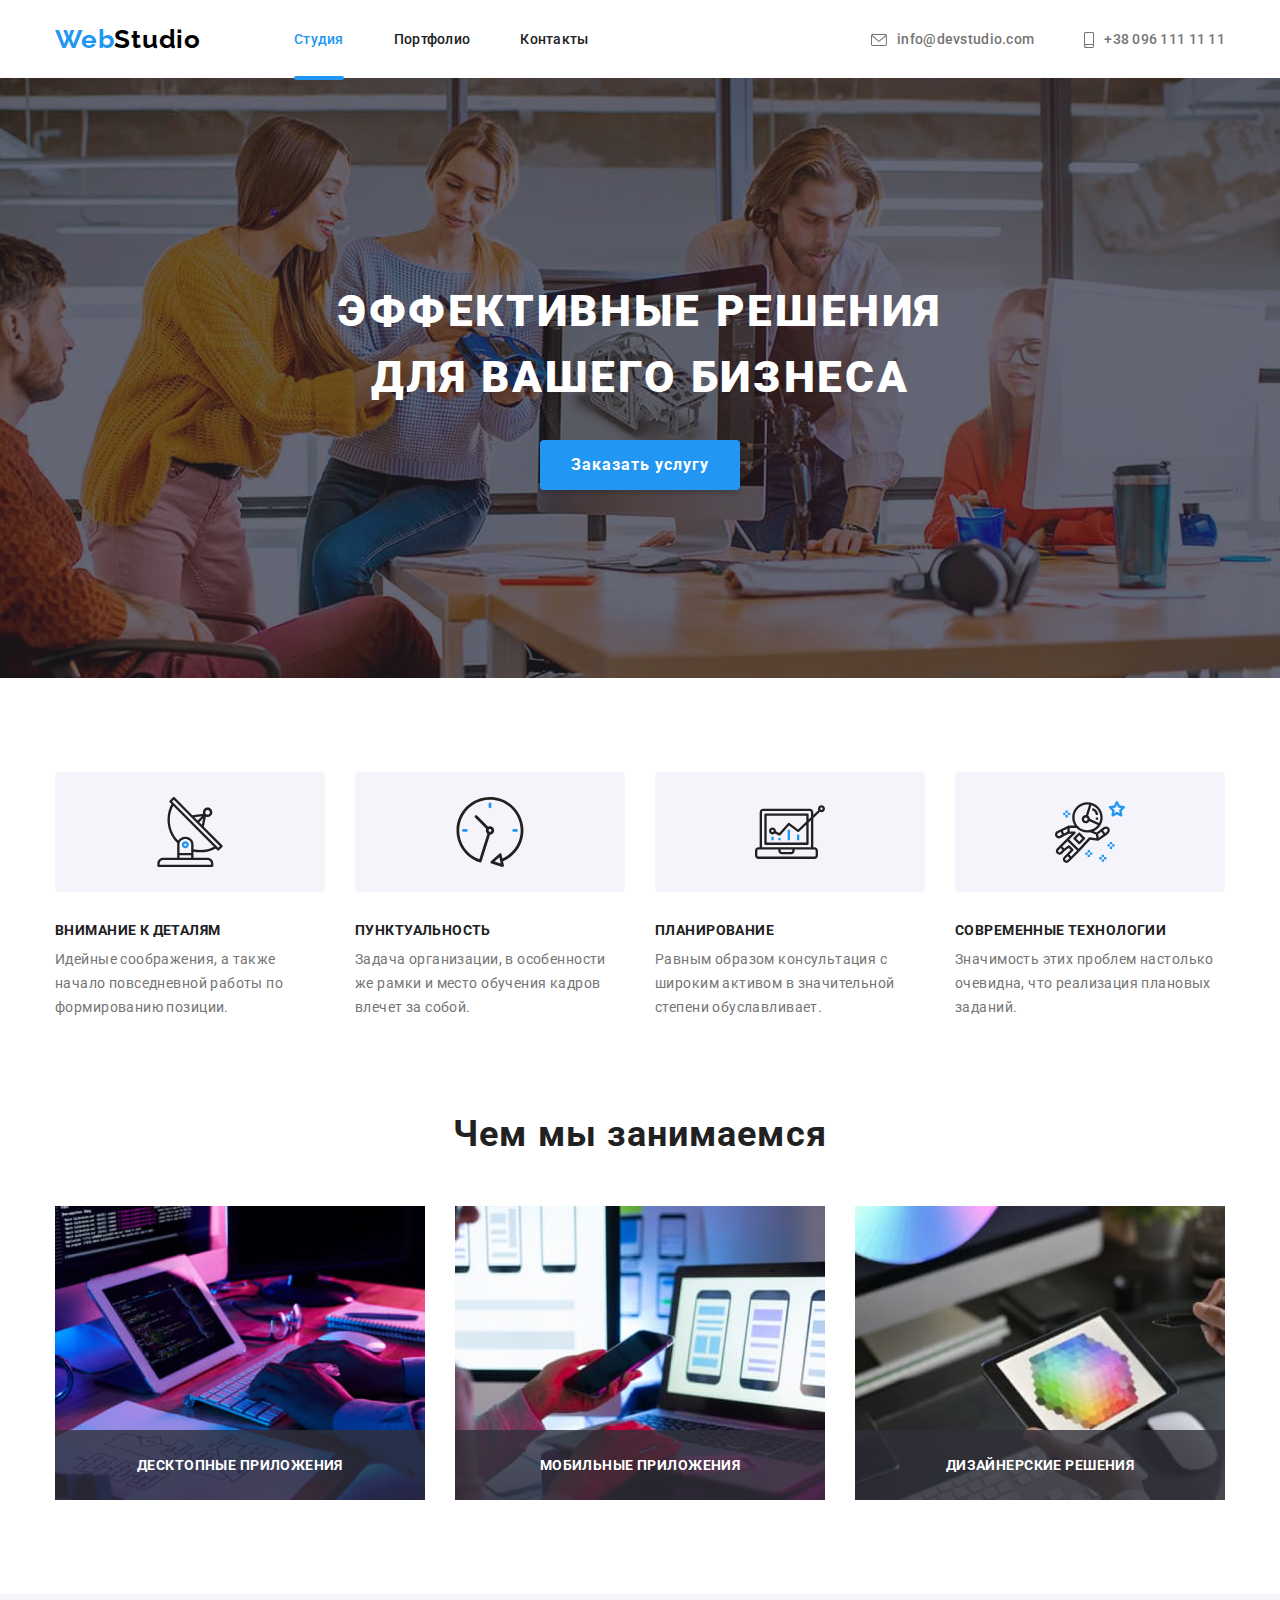
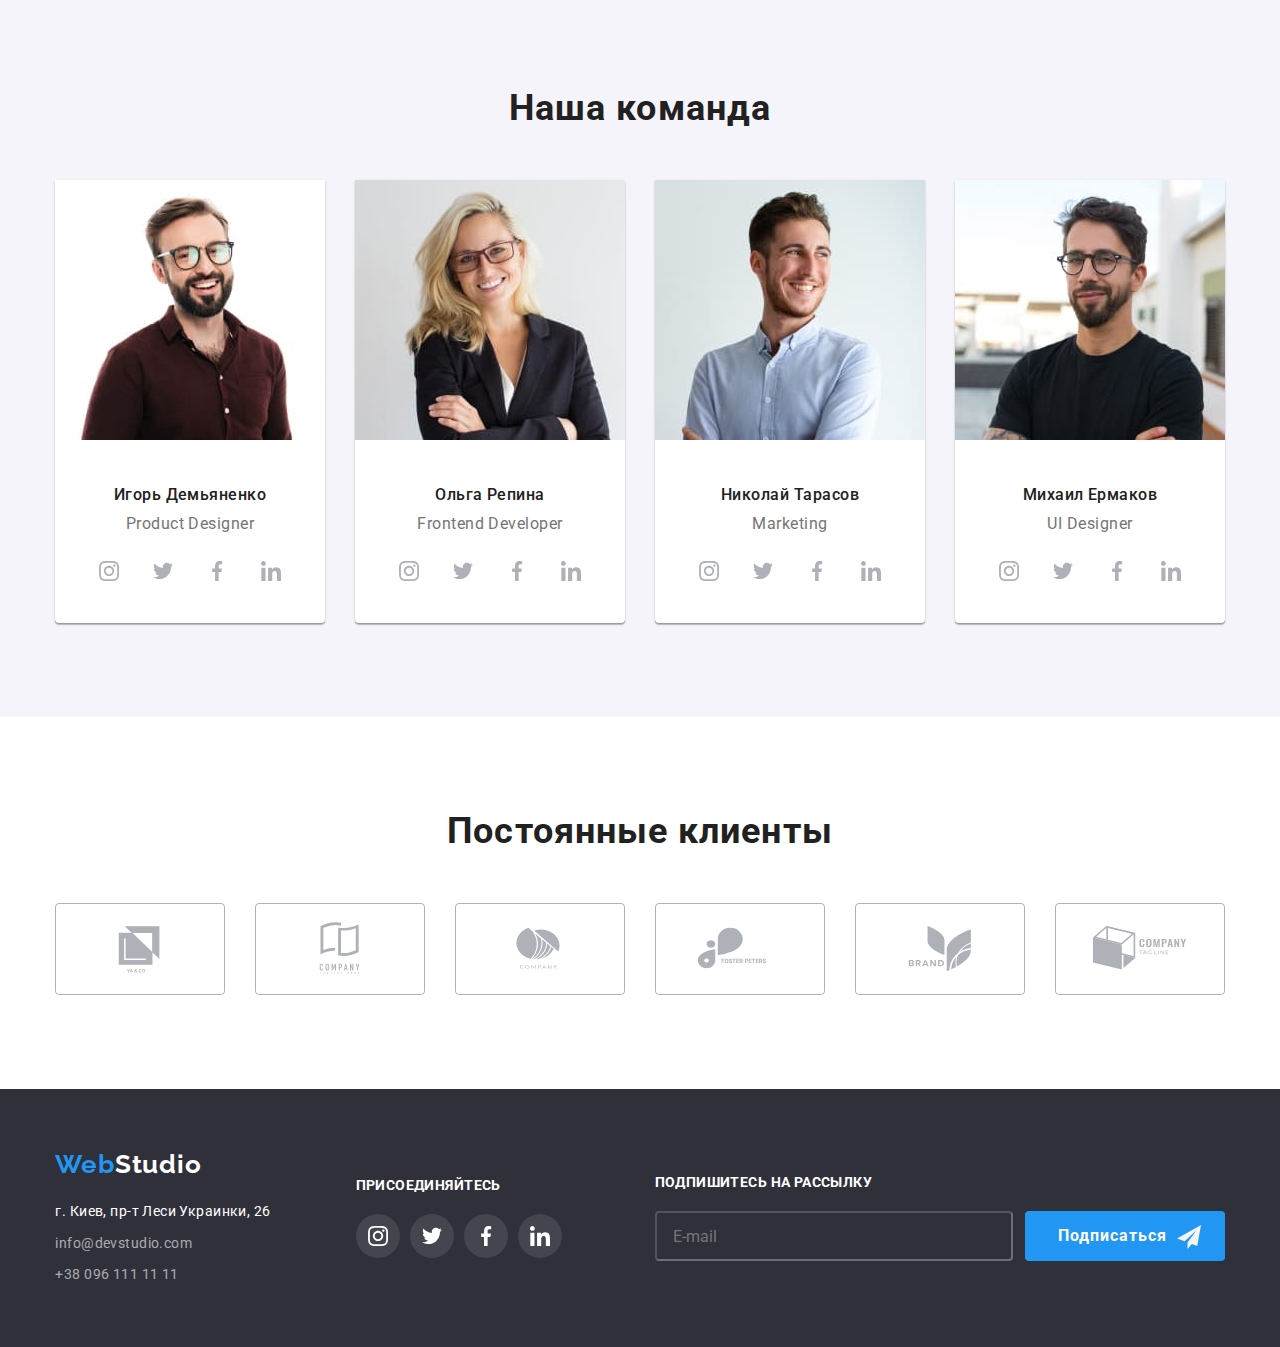
<file: index.html>
<!DOCTYPE html>
<html lang="en">
<head>
    <meta charset="UTF-8">
    <meta http-equiv="X-UA-Compatible" content="IE=edge">
    <meta name="viewport" content="width=device-width, initial-scale=1.0">
    <title>WebStudio</title>
    <link rel="preconnect" href="https://fonts.googleapis.com">
    <link rel="preconnect" href="https://fonts.gstatic.com" crossorigin>
    <link href="https://fonts.googleapis.com/css2?family=Roboto:wght@400;500;700;900&display=swap" rel="stylesheet">
    <link href="https://fonts.googleapis.com/css2?family=Raleway:wght@700&family=Roboto:wght@400;500;700;900&display=swap" rel="stylesheet">
    
    <link rel="stylesheet" href="https://cdnjs.cloudflare.com/ajax/libs/modern-normalize/1.1.0/modern-normalize.min.css">

    <link rel="stylesheet" href="css/main.min.css">
    
</head>
<body>
    <header >
        <div class="container">
            <div class="header-box"> 
                <nav class="nav-box">
                    <a href="./index.html" class="logo header-logo"> Web<span>Studio</span></a>
                    <ul class="nav-box__list">
                        <li class="nav-box__item"><a href="./index.html" class="nav-box__link current">Студия</a></li>
                        <li class="nav-box__item"><a href="./portfolio.html" class="nav-box__link">Портфолио</a></li>
                        <li class="nav-box__item"><a href="#" class="nav-box__link">Контакты</a></li>
                    </ul>
                </nav>
                    <ul class="contact-list">
                            <li class="contact-list__item">
                                <a href="mailto:info@devstudio.com" class="contact-list__link">
                                    <svg class="envelope">
                                        <use href="./images/symbol-defs.svg#icon-envelope"></use>
                                    </svg> 
                                        info@devstudio.com
                                </a>
                            </li>
                            <li class="contact-list__item">
                                <a href="tel:+380961111111" class="contact-list__link" >
                                    <svg class="smartphone">
                                        <use href="./images/symbol-defs.svg#icon-smartphone"></use>
                                    </svg>
                                        +38 096 111 11 11
                                </a>
                            </li>
                    </ul>
                    <button class="burger-menu" type="button" data-mob-nav-open >
                        <svg  class="burger-menu__icon" aria-label="переключатель мобильного меню">
                            <use href="./images/burger-sprite.svg#burger-menu-24px"></use>
                        </svg>
                    </button>
                    <div class="mob-nav is-hidden" data-mob-nav>
                        <button class="mob-nav__close-btn" type="button" data-mob-nav-close>
                            <svg class="mob-nav__icon-close">
                                <use href="./images/burger-sprite.svg#burger-close"></use>
                            </svg>
                        </button>
                        <div class="mob-nav__box">
                            <ul class="mob-nav__nav-list">
                                <li class="mob-nav__item">
                                    <a href="./" class="mob-nav__link mob-nav__link--current">Студия </a>
                                </li>
                                <li class="mob-nav__item">
                                    <a href="./" class="mob-nav__link">Портфолио </a>
                                </li>
                                <li class="mob-nav__item">
                                    <a href="./" class="mob-nav__link">Контакты </a>
                                </li>
                            </ul>
                            <ul class="mob-nav__contact-list">
                                <li class="mob-nav__item">
                                    <a href="tel:+380961111111" class="mob-nav__phone">
                                        +38 096 111 11 11
                                    </a>
                                </li>
                                <li class="mob-nav__item">
                                    <a href="mailto:info@devstudio.com" class="mob-nav__mail">
                                        info@devstudio.com
                                    </a>
                                </li>
                            </ul>
                            <ul class="mob-nav__sm">
                                <li class="mob-nav__sm-item">
                                    <a href="#" class="mob-nav__social-link mob-nav__social-link--padding">Instagram</a>
                                </li>
                                <li class="mob-nav__sm-item">
                                    <a href="#" class="mob-nav__social-link">Twitter</a>
                                </li>
                                <li class="mob-nav__sm-item">
                                    <a href="#" class="mob-nav__social-link">Facebooc</a>
                                </li>
                                <li class="mob-nav__sm-item">
                                    <a href="#" class="mob-nav__social-link">Linkedin</a>
                                </li>
                            </ul>
                        </div>
                    </div>
            </div>
        </div>
    </header>
    <main >
            <!--hero-->
            <section class="hero">
                    <div class="container" >
                        <h1 class="hero__title">Эффективные решения <br> для вашего бизнеса</h1>
                        <button type="button" class="hero__button" data-modal-open>Заказать услугу</button>
                    </div>
            </section>
            <!--features of work-->
            <section class="features" >
                <div class="container">
                    <h2 class="visually-hidden">особенности</h2>             
                        <ul class="features__list">
                            <li class="features__item">
                                <div class="features__icon-box">
                                    <svg class="features__icon">
                                        <use href="./images/symbol-defs.svg#icon-antenna-1"></use>
                                    </svg>
                                </div>
                                <h3 class="features__title">Внимание к деталям</h3>
                                <p class="features-box__text">Идейные соображения, а также начало повседневной работы по формированию позиции.</p>
                            </li>
                            <li class="features__item">
                                <div class="features__icon-box">
                                    <svg class="features__icon">
                                        <use href="./images/symbol-defs.svg#icon-clock-1"></use>
                                    </svg>
                                </div>
                                <h3 class="features__title">Пунктуальность</h3>
                                <p class="features-box__text" >Задача организации, в особенности же рамки и место обучения кадров влечет за собой.</p>
                            </li>
                            <li class="features__item">
                                <div class="features__icon-box">
                                    <svg class="features__icon">
                                        <use href="./images/symbol-defs.svg#icon-diagram-1"></use>
                                    </svg>
                                </div>
                                <h3 class="features__title">Планирование</h3>
                                <p class="features-box__text" >Равным образом консультация с широким активом в значительной степени обуславливает.</p>
                            </li>
                            <li class="features__item" >
                                <div class="features__icon-box">
                                    <svg class="features__icon">
                                        <use href="./images/symbol-defs.svg#icon-astronaut-1"></use>
                                    </svg>
                                </div>
                                <h3 class="features__title">Современные технологии</h3>
                                <p class="features-box__text" >Значимость этих проблем настолько очевидна, что реализация плановых заданий.</p>
                            </li>
                        </ul>
                </div>
            </section>
            <!--foto-->
            <section class="fotowork">
                <div class="container">
                    <h2 class="fotowork__title">Чем мы занимаемся</h2>
                    <ul class="fotowork__list" >
                        <li class="fotowork__item">
                            <img 
                                srcset="
                                images/whatwedo/whatwedo1.jpg 1x,
                                images/whatwedo/whatwedo1@2x.jpg 2x"
                                src="images/whatwedo/whatwedo1.jpg" 
                                alt="планшет с клавиатурой" 
                                width="370">
                            <p class="fotowork__text">Десктопные приложения</p>
                        </li>
                        <li class="fotowork__item">
                            <img 
                            srcset="
                                images/whatwedo/whatwedo2.jpg 1x,
                                images/whatwedo/whatwedo2@2x.jpg 2x"
                                src="images/whatwedo/whatwedo2.jpg" 
                                alt="ноутбук с телефоном" 
                                width="370">
                            <p class="fotowork__text">Мобильные приложения</p>
                        </li>
                        <li class="fotowork__item">
                            <img 
                            srcset="
                                images/whatwedo/whatwedo3.jpg 1x,
                                images/whatwedo/whatwedo3@2x.jpg 2x"
                            src="images/whatwedo/whatwedo3.jpg" 
                            alt="планшет" 
                            width="370">
                            <p class="fotowork__text">Дизайнерские решения</p>
                        </li>
                    </ul>
                </div>
            </section>
            <!--team-->
            <section class="team">
                <div class="container">
                    <h2 class="team__title">Наша команда</h2>
                        <ul class="team__list" >
                            <li class="team__item">
                                <img class="team-img"
                                srcset="images/team/igordemyanenko.jpg 1x,
                                images/team/igordemyanenko@2x.jpg 2x"
                                src="images/team/igordemyanenko.jpg" 
                                alt="фото Игоря Демьяненко"
                                width="270">
                                <div class="team-box">
                                    <h3 class="team-box__name">Игорь Демьяненко</h3>
                                    <p class="team-box__position">Product Designer</p>
                                    <ul class="sm-box" >
                                        <li class="sm-box__list">
                                            <a href="#" class="sm-box__link">
                                                <svg class="sm-box__icon"  width="20" height="20" >
                                                    <use href="./images/symbol-defs.svg#icon-instagram-2"></use>
                                                </svg>
                                            </a>
                                        </li>
                                        <li class="sm-box__list" >
                                            <a href="#" class="sm-box__link">
                                                <svg class="sm-box__icon" width="20px" height="20" >
                                                    <use href="./images/symbol-defs.svg#icon-twitter-1"></use>
                                                </svg>
                                            </a>
                                        </li>
                                        <li class="sm-box__list">
                                            <a href="#" class="sm-box__link">
                                                <svg class="sm-box__icon" width="20" height="20" >
                                                    <use href="./images/symbol-defs.svg#icon-facebook-1"></use>
                                                </svg>
                                            </a>
                                        </li>
                                        <li class="sm-box__list">
                                            <a href="#" class="sm-box__link">
                                                <svg class="sm-box__icon" width="20" height="20" >
                                                    <use href="./images/symbol-defs.svg#icon-linkedin-1"></use>
                                                </svg>
                                            </a>
                                        </li>
                                    </ul>
                                </div>
                            </li>
                            <li class="team__item" >
                                <img class="team-img"
                                srcset="images/team/olgarepina.jpg 1x,
                                images/team/olgarepina@2x.jpg 2x"
                                src="images/team/olgarepina.jpg"
                                alt="Ольга Репина"
                                width="270" 
                                 >
                                <div class="team-box">
                                    <h3 class="team-box__name" >Ольга Репина</h3>
                                    <p class="team-box__position">Frontend Developer</p>
                                    <ul class="sm-box">
                                        <li class="sm-box__list">
                                            <a href="#" class="sm-box__link">
                                                <svg class="sm-box__icon" width="20" height="20">
                                                    <use href="./images/symbol-defs.svg#icon-instagram-2"></use>
                                                </svg>
                                            </a>
                                        </li>
                                        <li class="sm-box__list">
                                            <a href="#" class="sm-box__link">
                                                <svg class="sm-box__icon" width="20px" height="20">
                                                    <use href="./images/symbol-defs.svg#icon-twitter-1"></use>
                                                </svg>
                                            </a>
                                        </li>
                                        <li class="sm-box__list">
                                            <a href="#" class="sm-box__link">
                                                <svg class="sm-box__icon" width="20" height="20">
                                                    <use href="./images/symbol-defs.svg#icon-facebook-1"></use>
                                                </svg>
                                            </a>
                                        </li>
                                        <li class="sm-box__list">
                                            <a href="#" class="sm-box__link">
                                                <svg class="sm-box__icon" width="20" height="20">
                                                    <use href="./images/symbol-defs.svg#icon-linkedin-1"></use>
                                                </svg>
                                            </a>
                                        </li>
                                    </ul>
                                </div>
                            </li>
                            <li class="team__item" >
                                <img class="team-img"
                                srcset="
                                images/team/nikolaytarasov.jpg 1x,
                                images/team/nikolaytarasov@2x.jpg 2x"
                                src="images/team/nikolaytarasov.jpg" 
                                alt="Николай Тарасов"
                                width="270" 
                               >
                                <div class="team-box">
                                    <h3 class="team-box__name">Николай Тарасов</h3>
                                    <p class="team-box__position">Marketing</p>
                                    <ul class="sm-box">
                                        <li class="sm-box__list">
                                            <a href="#" class="sm-box__link">
                                                <svg class="sm-box__icon" width="20" height="20">
                                                    <use href="./images/symbol-defs.svg#icon-instagram-2"></use>
                                                </svg>
                                            </a>
                                        </li>
                                        <li class="sm-box__list">
                                            <a href="#" class="sm-box__link">
                                                <svg class="sm-box__icon" width="20px" height="20">
                                                    <use href="./images/symbol-defs.svg#icon-twitter-1"></use>
                                                </svg>
                                            </a>
                                        </li>
                                        <li class="sm-box__list">
                                            <a href="#" class="sm-box__link">
                                                <svg class="sm-box__icon" width="20" height="20">
                                                    <use href="./images/symbol-defs.svg#icon-facebook-1"></use>
                                                </svg>
                                            </a>
                                        </li>
                                        <li class="sm-box__list">
                                            <a href="#" class="sm-box__link">
                                                <svg class="sm-box__icon" width="20" height="20">
                                                    <use href="./images/symbol-defs.svg#icon-linkedin-1"></use>
                                                </svg>
                                            </a>
                                        </li>
                                    </ul>
                                </div>
                            </li>
                            <li class="team__item" >
                                <img class="team-img"
                                srcset="
                                images/team/mikhailermakov.jpg 1x,
                                images/team/mikhailermakov@2x.jpg 2x"
                                src="images/team/mikhailermakov.jpg" 
                                alt="Михаил Ермаков"
                                width="270" 
                                >
                                <div class="team-box">
                                    <h3 class="team-box__name" >Михаил Ермаков</h3>
                                    <p class="team-box__position" >UI Designer</p>
                                    <ul class="sm-box">
                                        <li class="sm-box__list">
                                            <a href="#" class="sm-box__link">
                                                <svg class="sm-box__icon" width="20" height="20">
                                                    <use href="./images/symbol-defs.svg#icon-instagram-2"></use>
                                                </svg>
                                            </a>
                                        </li>
                                        <li class="sm-box__list">
                                            <a href="#" class="sm-box__link">
                                                <svg class="sm-box__icon" width="20px" height="20">
                                                    <use href="./images/symbol-defs.svg#icon-twitter-1"></use>
                                                </svg>
                                            </a>
                                        </li>
                                        <li class="sm-box__list">
                                            <a href="#" class="sm-box__link">
                                                <svg class="sm-box__icon" width="20" height="20">
                                                    <use href="./images/symbol-defs.svg#icon-facebook-1"></use>
                                                </svg>
                                            </a>
                                        </li>
                                        <li class="sm-box__list">
                                            <a href="#" class="sm-box__link">
                                                <svg class="sm-box__icon" width="20" height="20">
                                                    <use href="./images/symbol-defs.svg#icon-linkedin-1"></use>
                                                </svg>
                                            </a>
                                        </li>
                                    </ul>
                                </div>
                            </li>
                        </ul>
                </div>
            </section>
            <!--our custamer-->
            <section class="custamer">
                <div class="container">
                    <h2 class="custamer__title">Постоянные клиенты</h2>
                    <ul class="custamer__list">
                        <li class="custamer__item" >
                                <a href="#" class="custamer-link">
                                    <svg class="custamer-icon">
                                        <use href="./images/symbol-defs.svg#icon-logoyaco"></use>
                                    </svg>
                                </a>
                        </li>
                        <li class="custamer__item">
                                <a href="#" class="custamer-link" >
                                    <svg class="custamer-icon">
                                        <use href="./images/symbol-defs.svg#icon-logocompanytaglinehere"></use>
                                    </svg>
                                </a>
                        </li>
                        <li class="custamer__item" > 
                                <a href="#" class="custamer-link">
                                    <svg class="custamer-icon">
                                        <use href="./images/symbol-defs.svg#icon-logocompane"></use>
                                    </svg>
                                </a>
                        </li>
                        <li class="custamer__item" >
                                <a href="#" class="custamer-link">
                                    <svg class="custamer-icon">
                                        <use href="./images/symbol-defs.svg#icon-logofoster"></use>
                                    </svg>
                                </a>
                        </li>
                        <li class="custamer__item" >
                                <a href="#" class="custamer-link">
                                    <svg class="custamer-icon">
                                        <use href="./images/symbol-defs.svg#icon-logobrand"></use>
                                    </svg>
                                </a>
                        </li>
                        <li class="custamer__item">
                            <a href="#" class="custamer-link">
                                    <svg class="custamer-icon">
                                        <use href="./images/symbol-defs.svg#icon-logocompanytagline"></use>
                                    </svg>
                                </a>
                        </li>
                    </ul>
                </div>
            </section>

    </main>
    <footer class="footer" >
            <div class="container ">
                <div class="footer-box" >
                    <div class="footer-address-box">
                        <a href="./index.html" class="logo ftr-logo ">Web<span>Studio</span></a>
                        <address>
                            <ul class="address-list">
                                <li class="address-list__item"><a class="address-list__link" href="https://goo.gl/maps/XUz9GN1uXCyKH9LT6">г. Киев, пр-т Леси Украинки, 26</a>
                                </li>
                                <li class="address-list__item" ><a class="address-list__contact" href="mailto:info@devstudio.com">info@devstudio.com</a></li>
                                <li class="address-list__item" ><a class="address-list__contact" href="tel:+380961111111">+38 096 111 11 11</a></li>
                            </ul>
                        </address>    
                    </div>
                    <div class="join-box">
                        <p class="join-box__title"> присоединяйтесь</p>
                        <ul class="join-box__list">
                            <li class="join-box__item">
                                <a href="#" class="join-box__link" >
                                    <svg class="ftr-sm-icon" width="20" height="20" >
                                        <use href="./images/symbol-defs.svg#icon-instagram-2"></use>
                                    </svg>
                                </a>
                            </li>
                            <li class="join-box__item">
                                <a href="#" class="join-box__link" >
                                    <svg class="ftr-sm-icon" width="20" height="20" >
                                        <use href="./images/symbol-defs.svg#icon-twitter-1"></use>
                                    </svg>
                                </a>
                            </li>
                            <li class="join-box__item">
                                <a href="#" class="join-box__link">
                                    <svg class="ftr-sm-icon" width="20" height="20" >
                                        <use href="./images/symbol-defs.svg#icon-facebook-1"></use>
                                    </svg>
                                </a>
                            </li>
                            <li class="join-box__item">
                                <a href="#" class="join-box__link">
                                    <svg class="ftr-sm-icon" width="20" height="20">
                                        <use href="./images/symbol-defs.svg#icon-linkedin-1"></use>
                                    </svg>
                                </a>
                            </li>
                        </ul>
                    </div>
                    <div class="subscription">
                        <form  class="sub-form">
                            <p class="sub-form__title"> Подпишитесь на рассылку</p>
                            <div class="sub-form__field">
                                <input class="sub-form__input" name="Email" type="text" placeholder="E-mail" >
                                <button class="sub-form__button" type="submit">Подписаться
                                    <svg class="sub-form__icon" width="24" height="24">
                                        <use href="./images/sprite-form.svg#send"></use>
                                    </svg>
                                </button>
                            </div>                        
                        </form>
                    </div>
                </div>
            </div>
    </footer>

    <!--MODAL-->

    <div class="backdrop is-hidden" data-modal >
        <div class="modal" >  
            <button type="button" class="close-btn" data-modal-close>  
                <svg class="close-btn__icon">
                    <use href="./images/symbol-defs.svg#icon-close"> </use>
                </svg>
            </button>

            <form class="modal-form">
                <h3 class="form-title">Оставьте свои данные, мы вам перезвоним</h3>
            <div class="form-feald">
                <label class="form-feald__label" for="name">Имя</label>
                <input class="form-feald__input" id="name" type="text" name="name">
                <svg class="form-feald__icon" width="18" height="18">
                    <use href="./images/sprite-form.svg#icon-person"></use>
                </svg>
            </div>
            <div class="form-feald">
                <label class="form-feald__label" for="tel">Телефон</label>
                <input class="form-feald__input" id="tel" type="tel" name="tel">
                <svg class="form-feald__icon" width="18" height="18">
                    <use href="./images/sprite-form.svg#icon-phone"></use>
                </svg>
            </div>
            <div class="form-feald">
                <label class="form-feald__label" for="mail">Почта</label>
                <input class="form-feald__input" id="mail" type="mail" name="mail">
                <svg class="form-feald__icon" width="18" height="18">
                    <use href="./images/sprite-form.svg#icon-email"></use>
                </svg>
            </div>
            <div class="form-feald">
                <label class="form-feald__label" for="comment">Комментарий</label>
                <textarea class=" form-feald__input enter-comment" id="comment" name="comment"  placeholder="Введите текст" ></textarea>
            </div>
            <div class="licence">
                <label class="licence-box" for="licence">
                    <input  class="checkbox" id="licence" type="checkbox" name="licence" >
                    <span class="checkbox-icon"></span>
                    Соглашаюсь с рассылкой и принимаю 
                    <a href="#">Условия договора</a>
                </label>
               
            </div>

            <button class="form-button" type="submit">Отправить</button>

            </form>
         </div>

    </div>

<script src="./js/mobile-menu.js"></script>
<script src="./js/modal.js"></script>
</body>
</html>
</file>
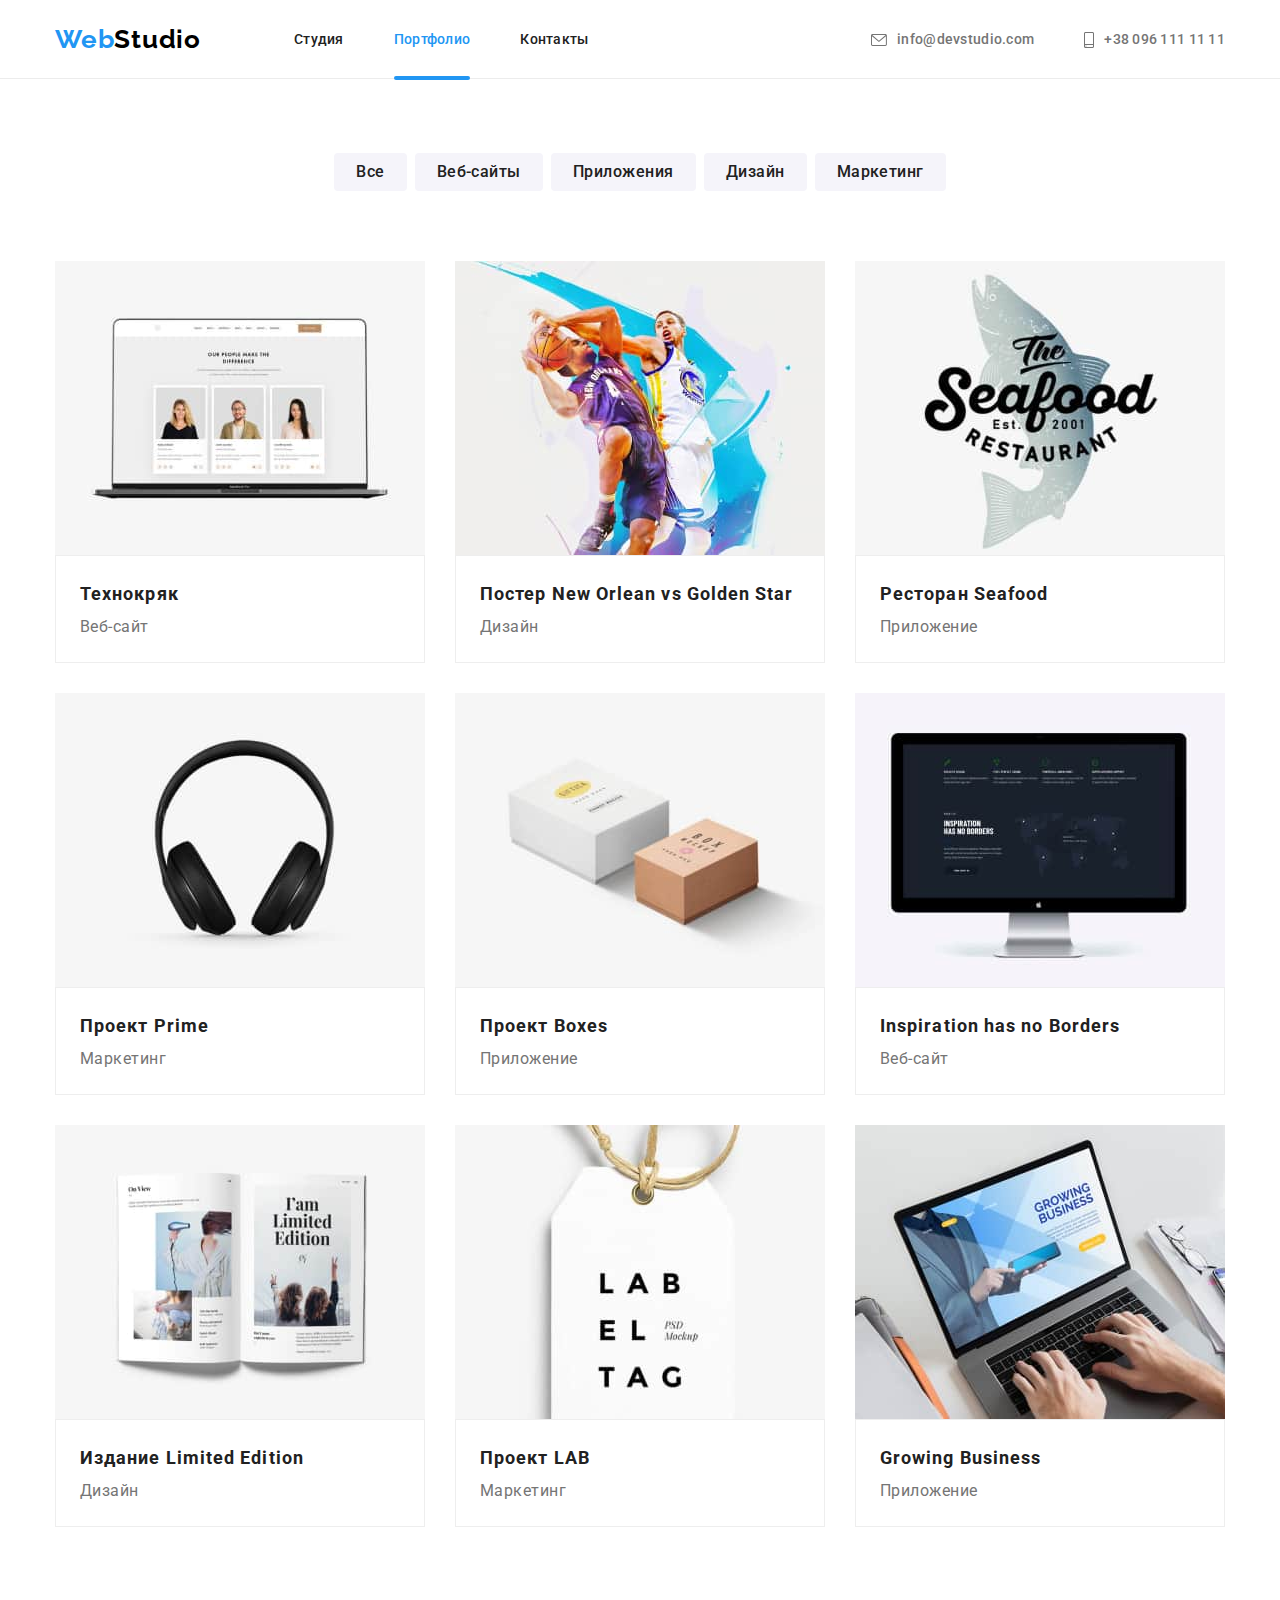
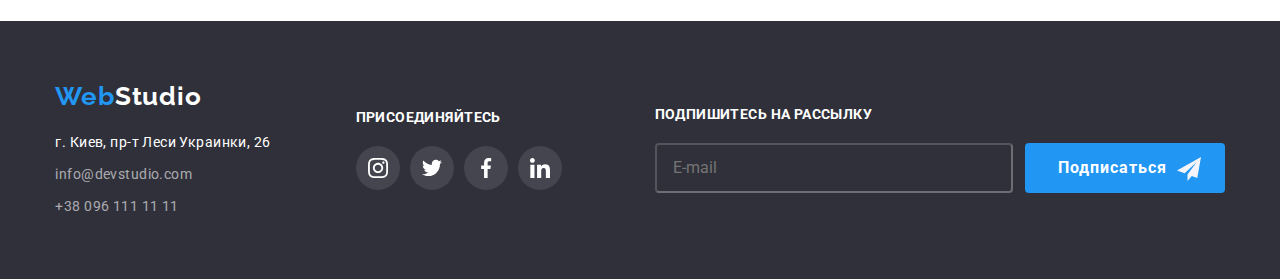
<file: portfolio.html>
<!DOCTYPE html>
<html lang="en">
<head>
    <meta charset="UTF-8">
    <meta http-equiv="X-UA-Compatible" content="IE=edge">
    <meta name="viewport" content="width=device-width, initial-scale=1.0">
    <title>Портфолио</title>
    <link rel="preconnect" href="https://fonts.googleapis.com">
    <link rel="preconnect" href="https://fonts.gstatic.com" crossorigin>
    <link href="https://fonts.googleapis.com/css2?family=Roboto:wght@400;500;700;900&display=swap" rel="stylesheet">
    <link href="https://fonts.googleapis.com/css2?family=Raleway:wght@700&family=Roboto:wght@400;500;700;900&display=swap"
        rel="stylesheet">

    <link rel="stylesheet" href="https://cdnjs.cloudflare.com/ajax/libs/modern-normalize/1.1.0/modern-normalize.min.css">
    
    <link rel="stylesheet" href="css/main.min.css">
</head>
<body>
    <header class="header-portfolio">
        <div class="container">
            <div class="header-box">
                <nav class="nav-box">
                    <a href="./index.html" class="logo header-logo"> Web<span>Studio</span></a>
                    <ul class="nav-box__list">
                        <li class="nav-box__item"><a href="./index.html" class="nav-box__link ">Студия</a></li>
                        <li class="nav-box__item"><a href="./portfolio.html" class="nav-box__link current">Портфолио</a></li>
                        <li class="nav-box__item"><a href="#" class="nav-box__link">Контакты</a></li>
                    </ul>
                </nav>
                <ul class="contact-list">
                    <li class="contact-list__item">
                        <a href="mailto:info@devstudio.com" class="contact-list__link">
                            <svg class="envelope">
                                <use href="./images/symbol-defs.svg#icon-envelope"></use>
                            </svg>
                            info@devstudio.com
                        </a>
                    </li>
                    <li class="contact-list__item">
                        <a href="tel:+380961111111" class="contact-list__link">
                            <svg class="smartphone">
                                <use href="./images/symbol-defs.svg#icon-smartphone"></use>
                            </svg>
                            +38 096 111 11 11
                        </a>
                    </li>
                </ul>
                <button class="burger-menu" type="button" data-mob-nav-open>
                    <svg class="burger-menu__icon" aria-label="переключатель мобильного меню">
                        <use href="./images/burger-sprite.svg#burger-menu-24px"></use>
                    </svg>
                </button>
                <div class="mob-nav is-hidden" data-mob-nav>
                    <button class="mob-nav__close-btn" type="button" data-mob-nav-close>
                        <svg class="mob-nav__icon-close">
                            <use href="./images/burger-sprite.svg#burger-close"></use>
                        </svg>
                    </button>
                    <div class="mob-nav__box">
                        <ul class="mob-nav__nav-list">
                            <li class="mob-nav__item">
                                <a href="./" class="mob-nav__link mob-nav__link--current">Студия </a>
                            </li>
                            <li class="mob-nav__item">
                                <a href="./" class="mob-nav__link">Портфолио </a>
                            </li>
                            <li class="mob-nav__item">
                                <a href="./" class="mob-nav__link">Контакты </a>
                            </li>
                        </ul>
                        <ul class="mob-nav__contact-list">
                            <li class="mob-nav__item">
                                <a href="tel:+380961111111" class="mob-nav__phone">
                                    +38 096 111 11 11
                                </a>
                            </li>
                            <li class="mob-nav__item">
                                <a href="mailto:info@devstudio.com" class="mob-nav__mail">
                                    info@devstudio.com
                                </a>
                            </li>
                        </ul>
                        <ul class="mob-nav__sm">
                            <li class="mob-nav__sm-item">
                                <a href="#" class="mob-nav__social-link mob-nav__social-link--padding">Instagram</a>
                            </li>
                            <li class="mob-nav__sm-item">
                                <a href="#" class="mob-nav__social-link">Twitter</a>
                            </li>
                            <li class="mob-nav__sm-item">
                                <a href="#" class="mob-nav__social-link">Facebooc</a>
                            </li>
                            <li class="mob-nav__sm-item">
                                <a href="#" class="mob-nav__social-link">Linkedin</a>
                            </li>
                        </ul>
                    </div>
                </div>
            </div>
        </div>
    </header>
    <main>
        <!--buttons-->
        <section class="portfolio">
            <div class="container">
            <ul class="buttons-box">
                <li class="buttons-box__item"><button class="buttons-box__name" type="button">Все</button></li>
                <li class="buttons-box__item"><button class="buttons-box__name" type="button">Веб-сайты</button></li>
                <li class="buttons-box__item"><button class="buttons-box__name" type="button">Приложения</button></li>
                <li class="buttons-box__item"><button class="buttons-box__name" type="button">Дизайн</button></li>
                <li class="buttons-box__item"><button class="buttons-box__name" type="button">Маркетинг</button></li>
            </ul>
            <ul class="projects-list">
                    <li class="projects-list__item">
                        <a href="#" class="project-list__link">
                            <div class="project-list__box">
                                    <img 
                                    сlass="project-list__img"
                                     srcset="./images/projects/tehnokryak.jpg 1x,
                                        ./images/projects/tehnokryak@2x.jpg 2x"
                                    src="./images/projects/tehnokryak.jpg" 
                                    alt="открытый ноутбук" 
                                    width="370">                              
                                    <p class="projects-list__overlay">Ресурс предлагает комплексные предложения с разным уровнем функционала и сервисов. Все это позволит посетителю получить
                                    исчерпывающие сведения о компании или частном лице.                            
                            </div>
                            <div class="project-list__description">
                                <h3 class="project-list__name">Технокряк</h3>
                                <p class="project-list__type">Веб-сайт</p>
                            </div>
                        </a>
                    </li>
                    <li class="projects-list__item">
                        <a href="#" class="project-list__link">
                            <div class="project-list__box">
                                <img 
                                сlass="project-list__img"
                                srcset="images/projects/NewOrleanGoldenStar.jpg 1x,
                                    images/projects/NewOrleanGoldenStar@2x.jpg 2x"
                                src="./images/projects/NewOrleanGoldenStar.jpg" 
                                alt="два баскетболиста" 
                                width="370"> 
                                <p class="projects-list__overlay">Ресурс предлагает комплексные предложения с разным уровнем функционала и сервисов. Все этопозволит посетителю получить исчерпывающие сведения о компании или частном лице.    
                                </p>
                            </div>
                            <div class="project-list__description">
                                <h3 class="project-list__name">Постер New Orlean vs Golden     Star</h3>
                                <p class="project-list__type" >Дизайн</p>
                            </div>
                        </a>
                    </li>
                    <li class="projects-list__item">
                        <a href="#" class="project-list__link">
                            <div class="project-list__box">
                                <img 
                                сlass="project-list__img"
                                srcset="
                                    images/projects/Seafood.jpg 1x,
                                    images/projects/Seafood@2x.jpg 2x"
                                src="./images/projects/Seafood.jpg" 
                                alt="логотип с рыбой" 
                                width="370">
                                <p class="projects-list__overlay">Ресурс предлагает комплексные предложения с разным уровнем функционала и сервисов. Все
                                этопозволит посетителю получить исчерпывающие сведения о компании или частном лице.</p>
                            </div>
                            <div class="project-list__description">
                                <h3 class="project-list__name" >Ресторан Seafood</h3>
                                <p class="project-list__type" >Приложение</p>
                            </div>
                        </a>
                    </li>
                    <li class="projects-list__item">
                        <a href="#" class="project-list__link">
                            <div class="project-list__box">
                                <img 
                                сlass="project-list__img"
                                srcset="
                                    images/projects/Prime.jpg 1x,
                                    images/projects/Prime@2x.jpg 2x"
                                src="./images/projects/Prime.jpg" 
                                alt="наушники" 
                                width="370">
                                <p class="projects-list__overlay">Ресурс предлагает комплексные предложения с разным уровнем функционала и сервисов. Все
                                этопозволит посетителю получить исчерпывающие сведения о компании или частном лице.</p>
                            </div>
                            <div class="project-list__description">
                                <h3 class="project-list__name" >Проект Prime</h3>
                                <p class="project-list__type" >Маркетинг</p>
                            </div>
                        </a>
                    </li>
                    <li class="projects-list__item">
                        <a href="#" class="project-list__link">
                            <div class="project-list__box">
                                <img 
                                сlass="project-list__img"
                                srcset="
                                    images/projects/Boxes.jpg 1x,
                                    images/projects/Boxes@2x.jpg 2x"
                                src="./images/projects/Boxes.jpg" 
                                alt="две коробки" 
                                width="370">
                                <p class="projects-list__overlay">Ресурс предлагает комплексные предложения с разным уровнем функционала и сервисов. Все
                                этопозволит посетителю получить исчерпывающие сведения о компании или частном лице.</p>
                            </div>
                            <div class="project-list__description">
                                <h3 class="project-list__name" >Проект Boxes</h3>
                                <p class="project-list__type" >Приложение</p>
                            </div>
                        </a>
                    </li>
                    <li class="projects-list__item">
                        <a href="#" class="project-list__link">
                            <div class="project-list__box">
                                <img 
                                 сlass="project-list__img"
                                srcset="
                                    images/projects/InspirationhasnoBorders.jpg 1x,
                                    images/projects/InspirationhasnoBorders@2x.jpg 2x"
                                src="./images/projects/InspirationhasnoBorders.jpg" 
                                alt="монитор"
                                width="370">
                                <p class="projects-list__overlay">Ресурс предлагает комплексные предложения с разным уровнем функционала и сервисов. Все
                                этопозволит посетителю получить исчерпывающие сведения о компании или частном лице.</p>
                            </div>
                            <div class="project-list__description">
                                <h3 class="project-list__name" >Inspiration has no Borders</h3>
                                <p class="project-list__type" >Веб-сайт</p>
                            </div>
                        </a>
                    </li>
                    <li class="projects-list__item">
                        <a href="#" class="project-list__link">
                            <div class="project-list__box">
                                <img 
                                сlass="project-list__img"
                                srcset="
                                    images/projects/LimitedEdition.jpg 1x,
                                    images/projects/LimitedEdition@2x.jpg 2x"
                                src="./images/projects/LimitedEdition.jpg" 
                                alt="страница журнала" 
                                width="370">
                                <p class="projects-list__overlay">Ресурс предлагает комплексные предложения с разным уровнем функционала и сервисов. Все
                                этопозволит посетителю получить исчерпывающие сведения о компании или частном лице.</p>
                            </div>
                            <div class="project-list__description">
                                <h3 class="project-list__name" >Издание Limited Edition</h3>
                                <p class="project-list__type" >Дизайн</p>
                            </div>
                        </a>
                    </li>
                    <li class="projects-list__item">
                        <a href="#" class="project-list__link">
                            <div class="project-list__box">
                                <img 
                                сlass="project-list__img"
                                srcset="
                                    images/projects/LAB.jpg 1x,
                                    images/projects/LAB@2x.jpg 2x"
                                src="./images/projects/LAB.jpg" 
                                alt="бирка"
                                width="370">
                                <p class="projects-list__overlay">Ресурс предлагает комплексные предложения с разным уровнем функционала и сервисов. Все
                                этопозволит посетителю получить исчерпывающие сведения о компании или частном лице.</p>
                            </div>
                            <div class="project-list__description">
                                <h3 class="project-list__name" >Проект LAB</h3>
                                <p class="project-list__type" >Маркетинг</p>
                            </div>
                        </a>
                    </li>
                    <li class="projects-list__item">
                        <a href="#" class="project-list__link">
                            <div class="project-list__box">
                                <img 
                                сlass="project-list__img"
                                srcset="
                                    images/projects/GrowingBusiness.jpg 1x,
                                    images/projects/GrowingBusiness@2x.jpg 2x"
                                src="./images/projects/GrowingBusiness.jpg" 
                                alt="две руки печатают на ноутбуке" 
                                width="370">
                                <p class="projects-list__overlay">Ресурс предлагает комплексные предложения с разным уровнем функционала и сервисов. Все
                                этопозволит посетителю получить исчерпывающие сведения о компании или частном лице.</p>
                            </div>
                            <div class="project-list__description">
                                <h3 class="project-list__name" >Growing Business</h3>
                                <p class="project-list__type" >Приложение</p>
                            </div>
                        </a>
                    </li>
            </ul>
            </div>
        </section>
    </main>
    <footer class="footer">
        <div class="container ">
            <div class="footer-box">
                <div class="footer-address-box">
                    <a href="./index.html" class="logo ftr-logo ">Web<span>Studio</span></a>
                    <address>
                        <ul class="address-list">
                            <li class="address-list__item"><a class="address-list__link"
                                    href="https://goo.gl/maps/XUz9GN1uXCyKH9LT6">г. Киев, пр-т Леси Украинки, 26</a>
                            </li>
                            <li class="address-list__item"><a class="address-list__contact"
                                    href="mailto:info@devstudio.com">info@devstudio.com</a></li>
                            <li class="address-list__item"><a class="address-list__contact" href="tel:+380961111111">+38 096
                                    111 11 11</a></li>
                        </ul>
                    </address>
                </div>
                <div class="join-box">
                    <p class="join-box__title"> присоединяйтесь</p>
                    <ul class="join-box__list">
                        <li class="join-box__item">
                            <a href="#" class="join-box__link">
                                <svg class="ftr-sm-icon" width="20" height="20">
                                    <use href="./images/symbol-defs.svg#icon-instagram-2"></use>
                                </svg>
                            </a>
                        </li>
                        <li class="join-box__item">
                            <a href="#" class="join-box__link">
                                <svg class="ftr-sm-icon" width="20" height="20">
                                    <use href="./images/symbol-defs.svg#icon-twitter-1"></use>
                                </svg>
                            </a>
                        </li>
                        <li class="join-box__item">
                            <a href="#" class="join-box__link">
                                <svg class="ftr-sm-icon" width="20" height="20">
                                    <use href="./images/symbol-defs.svg#icon-facebook-1"></use>
                                </svg>
                            </a>
                        </li>
                        <li class="join-box__item">
                            <a href="#" class="join-box__link">
                                <svg class="ftr-sm-icon" width="20" height="20">
                                    <use href="./images/symbol-defs.svg#icon-linkedin-1"></use>
                                </svg>
                            </a>
                        </li>
                    </ul>
                </div>
                <div class="subscription">
                    <form class="sub-form">
                        <p class="sub-form__title"> Подпишитесь на рассылку</p>
                        <div class="sub-form__field">
                            <input class="sub-form__input" name="Email" type="text" placeholder="E-mail">
                            <button class="sub-form__button" type="submit">Подписаться
                                <svg class="sub-form__icon" width="24" height="24">
                                    <use href="./images/sprite-form.svg#send"></use>
                                </svg>
                            </button>
                        </div>
                    </form>
                </div>
            </div>
        </div>
    </footer>
    <script src="./js/mobile-menu.js"></script>
</body>
</html>
</file>
<file: css/main.min.css>
body{font-family:'Roboto', sans-serif;color:black;background-color:#ffffff}ul{margin:0;padding:0;list-style:none}a{text-decoration:none}img{display:block;width:100%;height:auto}.container{max-width:480px;padding-left:15px;padding-right:15px;margin-left:auto;margin-right:auto}@media (min-width: 768px){.container{max-width:768px}}@media (min-width: 1200px){.container{max-width:1200px}}.header-portfolio{border-bottom:1px solid #ECECEC}.visually-hidden{position:absolute;width:1px;height:1px;margin:-1px;border:0;padding:0;white-space:nowrap;-webkit-clip-path:inset(100%);clip-path:inset(100%);clip:rect(0 0 0 0);overflow:hidden}.is-hidden{opacity:0;visibility:hidden;pointer-events:none}.logo{display:block;font-family:'Raleway', sans-serif;font-weight:700;font-size:24px;line-height:1.16;letter-spacing:0.03em;color:#2196f3}@media (min-width: 1200px){.logo{font-size:26px;line-height:1.17}}.header-logo{padding-top:16px;padding-bottom:16px;margin-right:88px}.header-logo span{color:black}@media (min-width: 768px){.header-logo{padding-top:26px;padding-bottom:26px;margin-right:88px}}@media (min-width: 1200px){.header-logo{padding-top:24px;padding-bottom:24px;margin-right:93px}}.header-box{display:-webkit-box;display:-ms-flexbox;display:flex;-webkit-box-align:center;-ms-flex-align:center;align-items:center;margin-bottom:-2px}.nav-box{display:-webkit-box;display:-ms-flexbox;display:flex}.nav-box__list{display:-webkit-box;display:-ms-flexbox;display:flex;gap:50px}@media (max-width: 768px){.nav-box__list{display:none}}.nav-box__link{position:relative;display:block;padding-top:32px;padding-bottom:32px;font-weight:500;font-size:14px;line-height:1.14;letter-spacing:0.02em;color:#212121;-webkit-transition:color 250ms cubic-bezier(0.4, 0, 0.2, 1);transition:color 250ms cubic-bezier(0.4, 0, 0.2, 1)}.nav-box__link:hover,.nav-box__link:focus{color:#2196f3}.nav-box__link::after{content:'';position:absolute;left:0;bottom:0;display:block;width:100%;height:4px;border-radius:2px;background-color:#2196f3;opacity:0;-webkit-transition:opacity 250ms cubic-bezier(0.4, 0, 0.2, 1);transition:opacity 250ms cubic-bezier(0.4, 0, 0.2, 1)}.nav-box__link:hover::after{opacity:1}.current{color:#2196f3}.current::after{content:"";position:absolute;left:0;bottom:0;width:100%;height:4px;border-radius:2px;background-color:#2196f3;opacity:1;-webkit-transition:opacity 250ms cubic-bezier(0.4, 0, 0.2, 1);transition:opacity 250ms cubic-bezier(0.4, 0, 0.2, 1)}.contact-list{display:none;margin-left:auto}@media (min-width: 768px){.contact-list{display:-webkit-box;display:-ms-flexbox;display:flex;-webkit-box-orient:vertical;-webkit-box-direction:normal;-ms-flex-direction:column;flex-direction:column;-webkit-box-pack:center;-ms-flex-pack:center;justify-content:center;gap:10px}}@media (min-width: 1200px){.contact-list{display:-webkit-box;display:-ms-flexbox;display:flex;-webkit-box-orient:horizontal;-webkit-box-direction:normal;-ms-flex-direction:row;flex-direction:row;gap:50px}}.contact-list__link{display:-webkit-box;display:-ms-flexbox;display:flex;-webkit-box-align:center;-ms-flex-align:center;align-items:center;font-weight:500;font-size:12px;line-height:1.14;letter-spacing:0.02em;color:#757575;-webkit-transition:color 250ms cubic-bezier(0.4, 0, 0.2, 1);transition:color 250ms cubic-bezier(0.4, 0, 0.2, 1)}.contact-list__link:hover,.contact-list__link:focus{color:#2196f3}@media (min-width: 768px){.contact-list__link{padding-top:0px;padding-bottom:0px}}@media (min-width: 1200px){.contact-list__link{font-size:14px;padding-top:32px;padding-bottom:32px}}.envelope{width:14px;height:10px;margin-right:8px;fill:currentColor}@media (min-width: 1200px){.envelope{width:16px;height:12px;margin-right:10px}}.smartphone{width:10px;height:14px;margin-right:8px;fill:currentColor}@media (min-width: 1200px){.smartphone{width:10px;height:16px;margin-right:10px}}.burger-menu{padding:0;margin:0;margin-left:auto;border:0;background:none}.burger-menu:focus,.burger-menu:hover{color:#2196f3}@media (min-width: 768px){.burger-menu{display:none}}.burger-menu__icon{display:block;width:24px;height:16px;fill:currentColor}.mob-nav{position:fixed;left:0;top:0;z-index:10;padding:48px 40px;width:100%;height:100%;background-color:#fff}@media (min-width: 768px){.mob-nav{display:none}}.mob-nav__close-btn{position:absolute;top:10px;right:15px;padding:0;margin:0;border:0;background:none;-webkit-transition:color 250ms cubic-bezier(0.4, 0, 0.2, 1);transition:color 250ms cubic-bezier(0.4, 0, 0.2, 1)}.mob-nav__close-btn:hover{color:#2196f3}.mob-nav__icon-close{display:block;width:18px;height:18px;fill:currentColor;-webkit-transition:-webkit-transform 250ms cubic-bezier(0.4, 0, 0.2, 1);transition:-webkit-transform 250ms cubic-bezier(0.4, 0, 0.2, 1);transition:transform 250ms cubic-bezier(0.4, 0, 0.2, 1);transition:transform 250ms cubic-bezier(0.4, 0, 0.2, 1), -webkit-transform 250ms cubic-bezier(0.4, 0, 0.2, 1)}.mob-nav__box{display:-webkit-box;display:-ms-flexbox;display:flex;-webkit-box-orient:vertical;-webkit-box-direction:normal;-ms-flex-direction:column;flex-direction:column;margin:0 auto;max-width:450px;height:100%}.mob-nav__nav-list{-webkit-box-flex:1;-ms-flex-positive:1;flex-grow:1;margin-top:-32px}.mob-nav__item{margin-top:32px}.mob-nav__link{font-weight:500;font-size:40px;line-height:1.175;letter-spacing:0.02em;color:#212121}.mob-nav__link--current{color:#2196f3}.mob-nav__contact-list{margin-top:-32px;margin-bottom:64px}.mob-nav__phone{font-weight:500;font-size:34px;line-height:1.175;letter-spacing:0.02em;color:#2196f3}.mob-nav__mail{font-weight:500;font-size:24px;line-height:1.16;letter-spacing:0.02em;color:#757575}.mob-nav__sm{display:-webkit-box;display:-ms-flexbox;display:flex;-ms-flex-wrap:wrap;flex-wrap:wrap}.mob-nav__sm-item{border-right:1px solid rgba(33,33,33,0.2)}.mob-nav__sm-item:last-child{border-right:none}.mob-nav__social-link{font-weight:500;font-size:18px;line-height:1.22;letter-spacing:0.02em;padding:0 10px;color:#2196f3}.mob-nav__social-link--padding{padding-left:0px}.hero{text-align:center;padding-top:118px;padding-bottom:118px;margin:auto;background-color:#2f303a;background-image:-webkit-gradient(linear, left bottom, left top, from(rgba(47,48,58,0.4)), to(rgba(47,48,58,0.4))),url(../images/mobileHero.jpg);background-image:linear-gradient(to top, rgba(47,48,58,0.4), rgba(47,48,58,0.4)),url(../images/mobileHero.jpg);background-repeat:no-repeat;background-position:center;background-size:cover}@media (min-device-pixel-ratio: 2), (-webkit-min-device-pixel-ratio: 2), (min-resolution: 192dpi), (min-resolution: 2dppx){.hero{background-image:-webkit-gradient(linear, left bottom, left top, from(rgba(47,48,58,0.4)), to(rgba(47,48,58,0.4))),url(../images/mobileHero@2x.jpg);background-image:linear-gradient(to top, rgba(47,48,58,0.4), rgba(47,48,58,0.4)),url(../images/mobileHero@2x.jpg)}}@media (min-width: 768px){.hero{background-image:-webkit-gradient(linear, left bottom, left top, from(rgba(47,48,58,0.4)), to(rgba(47,48,58,0.4))),url(../images/tabletHero.jpg);background-image:linear-gradient(to top, rgba(47,48,58,0.4), rgba(47,48,58,0.4)),url(../images/tabletHero.jpg)}}@media (min-width: 768px) and (min-device-pixel-ratio: 2), (min-width: 768px) and (-webkit-min-device-pixel-ratio: 2), (min-width: 768px) and (min-resolution: 192dpi), (min-width: 768px) and (min-resolution: 2dppx){.hero{background-image:-webkit-gradient(linear, left bottom, left top, from(rgba(47,48,58,0.4)), to(rgba(47,48,58,0.4))),url(../images/tabletHero@2x.jpg);background-image:linear-gradient(to top, rgba(47,48,58,0.4), rgba(47,48,58,0.4)),url(../images/tabletHero@2x.jpg)}}@media (min-width: 1200px){.hero{max-width:1600px;height:600px;padding-top:200px;padding-bottom:200px;background-image:-webkit-gradient(linear, left bottom, left top, from(rgba(47,48,58,0.4)), to(rgba(47,48,58,0.4))),url(../images/fototeam.jpg);background-image:linear-gradient(to top, rgba(47,48,58,0.4), rgba(47,48,58,0.4)),url(../images/fototeam.jpg)}}@media (min-width: 1200px) and (min-device-pixel-ratio: 2), (min-width: 1200px) and (-webkit-min-device-pixel-ratio: 2), (min-width: 1200px) and (min-resolution: 192dpi), (min-width: 1200px) and (min-resolution: 2dppx){.hero{background-image:-webkit-gradient(linear, left bottom, left top, from(rgba(47,48,58,0.4)), to(rgba(47,48,58,0.4))),url(../images/fototeam@2x.jpg);background-image:linear-gradient(to top, rgba(47,48,58,0.4), rgba(47,48,58,0.4)),url(../images/fototeam@2x.jpg)}}.hero__title{margin:0px;text-align:center;font-weight:900;font-size:26px;line-height:1.61;letter-spacing:0.06em;text-transform:uppercase;color:#fff}@media (min-width: 1200px){.hero__title{font-size:44px;line-height:1.5}}.hero__button{width:200px;height:50px;margin-top:30px;font-family:Roboto;font-weight:700;font-size:16px;cursor:pointer;line-height:1.87;letter-spacing:0.06em;-webkit-box-shadow:0px 4px 4px rgba(0,0,0,0.15);box-shadow:0px 4px 4px rgba(0,0,0,0.15);border-radius:4px;border:none;background-color:#2196f3;color:#fff;-webkit-transition:background-color 250ms cubic-bezier(0.4, 0, 0.2, 1);transition:background-color 250ms cubic-bezier(0.4, 0, 0.2, 1)}.hero__button:hover,.hero__button:focus{background-color:#188CE8}.features{padding-top:60px;padding-bottom:60px}@media (min-width: 1200px){.features{padding-top:94px;padding-bottom:0px}}@media (min-width: 768px){.features__list{display:-webkit-box;display:-ms-flexbox;display:flex;-ms-flex-wrap:wrap;flex-wrap:wrap;gap:30px}}.features__item{max-width:450px;margin-bottom:30px}.features__item:last-child{margin-bottom:0px}@media (min-width: 768px){.features__item{max-width:354px;margin-bottom:0px}}@media (min-width: 1200px){.features__item{max-width:270px;margin-bottom:0px}}.features__icon-box{display:-webkit-box;display:-ms-flexbox;display:flex;-webkit-box-align:center;-ms-flex-align:center;align-items:center;-webkit-box-pack:center;-ms-flex-pack:center;justify-content:center;width:100%;height:120px;margin-bottom:30px;-webkit-box-sizing:border-box;box-sizing:border-box;border-radius:4px;background-color:#F5F4FA}.features__icon{width:70px;height:70px}.features__title{margin:0px;font-weight:700;font-size:14px;line-height:1.17;letter-spacing:0.03em;text-transform:uppercase;color:#212121;text-align:center}@media (min-width: 768px){.features__title{text-align:left}}.features-box__text{margin-top:10px;margin-bottom:0px;font-weight:400;font-size:14px;line-height:1.71;letter-spacing:0.03em;color:#757575}@media (min-width: 480px){.features-box__text{text-align:left}}.fotowork{display:none;padding:0}@media (min-width: 1200px){.fotowork{display:-webkit-box;display:-ms-flexbox;display:flex;padding-top:94px;padding-bottom:94px}}.fotowork__title{text-align:center;margin-bottom:50px;margin-top:0px;font-weight:700;font-size:36px;line-height:1.16;letter-spacing:0.03em;color:#212121}.fotowork__list{display:-webkit-box;display:-ms-flexbox;display:flex}.fotowork__item{position:relative}.fotowork__item:not(:last-child){margin-right:30px}.fotowork__text{position:absolute;bottom:0;right:0;margin:0px;padding:27px 0px;width:100%;text-align:center;text-transform:uppercase;font-weight:700;font-size:14px;line-height:1.17;letter-spacing:0.03em;color:#fff;background-color:rgba(47,48,58,0.8)}.team{padding-top:60px;padding-bottom:60px;background-color:#F5F4FA}@media (min-width: 1200px){.team{padding-top:94px;padding-bottom:94px}}.team__title{margin-top:0px;margin-bottom:30px;font-weight:700;font-size:28px;line-height:1.14;letter-spacing:0.03em;text-align:center;color:#212121}@media (min-width: 1200px){.team__title{margin-bottom:50px;font-size:36px;line-height:1.16}}.team__list{margin-bottom:-30px}@media (min-width: 768px){.team__list{display:-webkit-box;display:-ms-flexbox;display:flex;-ms-flex-wrap:wrap;flex-wrap:wrap;gap:30px}}@media (min-width: 1200px){.team__list{margin-bottom:0px}}.team__item{display:-webkit-box;display:-ms-flexbox;display:flex;-ms-flex-wrap:wrap;flex-wrap:wrap;-webkit-box-pack:center;-ms-flex-pack:center;justify-content:center;margin-bottom:30px;max-width:450px;background:#FFFFFF;-webkit-box-shadow:0px 1px 3px rgba(0,0,0,0.12),0px 1px 1px rgba(0,0,0,0.14),0px 2px 1px rgba(0,0,0,0.2);box-shadow:0px 1px 3px rgba(0,0,0,0.12),0px 1px 1px rgba(0,0,0,0.14),0px 2px 1px rgba(0,0,0,0.2);border-radius:0px 0px 4px 4px}@media (min-width: 768px){.team__item{max-width:354px}}@media (min-width: 1200px){.team__item{max-width:270px;margin-bottom:0px}}.team-img{display:block;width:100%;height:auto}.team-box{padding-top:30px;padding-bottom:24px}@media (min-width: 1200px){.team-box{padding-bottom:30px}}.team-box__name{margin-bottom:10px;font-weight:500;font-size:16px;line-height:1.18;letter-spacing:0.03em;text-align:center;color:#212121}.team-box__position{margin:0;font-weight:400;font-size:16px;line-height:1.18;letter-spacing:0.03em;text-align:center;color:#757575}.sm-box{display:-webkit-box;display:-ms-flexbox;display:flex;margin-top:16px;padding:0px;-webkit-box-pack:center;-ms-flex-pack:center;justify-content:center;-webkit-box-align:center;-ms-flex-align:center;align-items:center}.sm-box__list:not(:last-child){margin-right:10px}.sm-box__link{display:-webkit-box;display:-ms-flexbox;display:flex;-webkit-box-align:center;-ms-flex-align:center;align-items:center;-webkit-box-pack:center;-ms-flex-pack:center;justify-content:center;width:44px;height:44px;border-radius:50px;-webkit-transition:color 250ms cubic-bezier(0.4, 0, 0.2, 1),background-color 250ms cubic-bezier(0.4, 0, 0.2, 1);transition:color 250ms cubic-bezier(0.4, 0, 0.2, 1),background-color 250ms cubic-bezier(0.4, 0, 0.2, 1)}.sm-box__link:hover,.sm-box__link:focus{background-color:#2196f3}.sm-box__icon{fill:#AFB1B8}.sm-box__link:hover .sm-box__icon,.sm-box__link:focus .sm-box__icon{fill:#ffffff}.custamer{padding-top:60px;padding-bottom:60px}@media (min-width: 1200px){.custamer{padding-top:94px;padding-bottom:94px}}.custamer__title{text-align:center;margin-top:0px;margin-bottom:30px;font-weight:700;font-size:28px;line-height:1.14;letter-spacing:0.03em;color:#212121}@media (min-width: 1200px){.custamer__title{font-size:36px;line-height:1.16;margin-bottom:50px}}.custamer__list{display:-webkit-box;display:-ms-flexbox;display:flex;-ms-flex-wrap:wrap;flex-wrap:wrap;gap:30px}.custamer__item{width:calc(50% - 15px)}@media (min-width: 768px){.custamer__item{Width:226px}}@media (min-width: 1200px){.custamer__item{Width:170px}}.custamer-link{display:-webkit-box;display:-ms-flexbox;display:flex;-webkit-box-align:center;-ms-flex-align:center;align-items:center;-webkit-box-pack:center;-ms-flex-pack:center;justify-content:center;Width:100%;Height:92px;border:1px solid #AFB1B8;-webkit-box-sizing:border-box;box-sizing:border-box;border-radius:4px;color:#AFB1B8;margin:0px;-webkit-transition:color 250ms cubic-bezier(0.4, 0, 0.2, 1),border-color 250ms cubic-bezier(0.4, 0, 0.2, 1);transition:color 250ms cubic-bezier(0.4, 0, 0.2, 1),border-color 250ms cubic-bezier(0.4, 0, 0.2, 1)}.custamer-link:hover,.custamer-link:focus{border-color:#2196f3}.custamer-icon{Width:106px;Height:60px;fill:currentColor}.custamer-link:hover .custamer-icon,.custamer-link:focus .custamer-icon{fill:#2196f3}.footer{padding-top:60px;padding-bottom:60px;background-color:#2F303A}@media (min-width: 768px){.footer-box{display:-webkit-box;display:-ms-flexbox;display:flex;-ms-flex-wrap:wrap;flex-wrap:wrap;-webkit-box-align:center;-ms-flex-align:center;align-items:center;-webkit-box-pack:center;-ms-flex-pack:center;justify-content:center}}.footer-address-box{margin-bottom:60px;text-align:center}@media (min-width: 768px){.footer-address-box{margin-right:165px;margin-bottom:0px}}@media (min-width: 1200px){.footer-address-box{margin-right:85px;margin-bottom:0px;text-align:left}}.ftr-logo{margin-bottom:20px}.ftr-logo span{color:#fff}.address-list__item{margin-bottom:8px}.address-list__item:last-child{margin-bottom:0px}address{font-style:normal}.address-list__link{font-weight:400;font-size:14px;line-height:1.71;letter-spacing:0.03em;color:#fff;-webkit-transition:color 250ms cubic-bezier(0.4, 0, 0.2, 1);transition:color 250ms cubic-bezier(0.4, 0, 0.2, 1)}.address-list__link:hover,.address-list__link:focus{color:#2196f3}.address-list__contact{font-weight:400;font-size:14px;line-height:1.71;letter-spacing:0.03em;color:rgba(255,255,255,0.6);-webkit-transition:color 250ms cubic-bezier(0.4, 0, 0.2, 1);transition:color 250ms cubic-bezier(0.4, 0, 0.2, 1)}.address-list__contact:hover,.address-list__contact:focus{color:#2196f3}.join-box{text-align:center}@media (min-width: 1200px){.join-box{text-align-last:left;margin-right:93px}}.join-box__title{font-weight:700;font-size:14px;text-transform:uppercase;line-height:1.14;letter-spacing:0.03em;margin:0;margin-bottom:20px;color:#fff}.join-box__list{display:-webkit-box;display:-ms-flexbox;display:flex;-webkit-box-pack:center;-ms-flex-pack:center;justify-content:center;-webkit-box-align:center;-ms-flex-align:center;align-items:center;margin:0px;padding:0px}@media (min-width: 1200px){.join-box__list{display:-webkit-box;display:-ms-flexbox;display:flex;-webkit-box-pack:start;-ms-flex-pack:start;justify-content:flex-start;-webkit-box-align:center;-ms-flex-align:center;align-items:center}}.join-box__item:not(:last-child){margin-right:10px}.join-box__link{width:44px;height:44px;display:-webkit-box;display:-ms-flexbox;display:flex;-webkit-box-align:center;-ms-flex-align:center;align-items:center;-webkit-box-pack:center;-ms-flex-pack:center;justify-content:center;border-radius:50px;background-color:rgba(255,255,255,0.1);-webkit-transition:color 250ms cubic-bezier(0.4, 0, 0.2, 1),background-color 250ms cubic-bezier(0.4, 0, 0.2, 1);transition:color 250ms cubic-bezier(0.4, 0, 0.2, 1),background-color 250ms cubic-bezier(0.4, 0, 0.2, 1)}.join-box__link:hover,.join-box__link:focus{background-color:#2196f3}.ftr-sm-icon{fill:#FFFFFF}.sub-form{margin-top:60px;text-align:center}@media (min-width: 1200px){.sub-form{text-align:left;margin-top:0px}}.sub-form__title{font-weight:700;font-size:14px;text-transform:uppercase;line-height:1.14;letter-spacing:0.03em;margin:0;margin-bottom:20px;color:#fff}@media (min-width: 1200px){.sub-form__field{display:-webkit-box;display:-ms-flexbox;display:flex}}.sub-form__input{min-width:100%;height:50px;background-color:#2F303A;border-color:rgba(255,255,255,0.3);border-radius:4px;padding:0px 16px;margin-bottom:20px;color:#fff}@media (min-width: 768px){.sub-form__input{width:450px}}@media (min-width: 1200px){.sub-form__input{display:-webkit-box;display:-ms-flexbox;display:flex;width:358px;min-width:auto;margin-bottom:0px}}.sub-form__button{display:-webkit-box;display:-ms-flexbox;display:flex;-webkit-box-pack:center;-ms-flex-pack:center;justify-content:center;min-width:200px;height:50px;background-color:#2196f3;color:#fff;font-weight:700;font-size:16px;cursor:pointer;line-height:1.87;letter-spacing:0.06em;border-radius:4px;padding:10px;margin:0 auto;border:none;-webkit-transition:background-color 250ms cubic-bezier(0.4, 0, 0.2, 1);transition:background-color 250ms cubic-bezier(0.4, 0, 0.2, 1)}.sub-form__button:hover,.sub-form__button:focus{background-color:#188CE8}@media (min-width: 1200px){.sub-form__button{margin-left:12px;margin-top:0px}}.sub-form__icon{fill:#f5f4fa;-webkit-transform:translateY(4px) translateX(10px);transform:translateY(4px) translateX(10px)}.portfolio{padding-top:60px;padding-bottom:60px}@media (min-width: 1200px){.portfolio{padding-top:74px;padding-bottom:94px}}.buttons-box{display:-webkit-box;display:-ms-flexbox;display:flex;-ms-flex-wrap:wrap;flex-wrap:wrap;margin-bottom:40px}@media (min-width: 768px){.buttons-box{display:-webkit-box;display:-ms-flexbox;display:flex;-webkit-box-pack:center;-ms-flex-pack:center;justify-content:center;margin-bottom:30px}}@media (min-width: 1200px){.buttons-box{display:-webkit-box;display:-ms-flexbox;display:flex;-webkit-box-pack:center;-ms-flex-pack:center;justify-content:center;margin-bottom:70px}}@media (min-width: 478px) and (max-width: 768px){.buttons-box__item{margin-right:8px;margin-bottom:15px}.buttons-box__item:last-child{margin-right:0px}.buttons-box__item:nth-child(3){margin-right:0px}.buttons-box__item:nth-child(n+4){margin-bottom:0px}}@media (min-width: 768px){.buttons-box__item{margin-right:8px;margin-bottom:0px}.buttons-box__item:last-child{margin-right:0px}}.buttons-box__name{font-family:Roboto;color:#212121;background-color:#f5f4fa;font-weight:500;font-size:16px;cursor:pointer;border:none;line-height:1.62;letter-spacing:0.03em;border-radius:4px;padding:6px 22px;-webkit-transition:color 250ms cubic-bezier(0.4, 0, 0.2, 1),background-color 250ms cubic-bezier(0.4, 0, 0.2, 1),-webkit-box-shadow 250ms cubic-bezier(0.4, 0, 0.2, 1);transition:color 250ms cubic-bezier(0.4, 0, 0.2, 1),background-color 250ms cubic-bezier(0.4, 0, 0.2, 1),-webkit-box-shadow 250ms cubic-bezier(0.4, 0, 0.2, 1);transition:color 250ms cubic-bezier(0.4, 0, 0.2, 1),background-color 250ms cubic-bezier(0.4, 0, 0.2, 1),box-shadow 250ms cubic-bezier(0.4, 0, 0.2, 1);transition:color 250ms cubic-bezier(0.4, 0, 0.2, 1),background-color 250ms cubic-bezier(0.4, 0, 0.2, 1),box-shadow 250ms cubic-bezier(0.4, 0, 0.2, 1),-webkit-box-shadow 250ms cubic-bezier(0.4, 0, 0.2, 1)}.buttons-box__name:hover,.buttons-box__name:focus{background-color:#2196f3;color:#fff;-webkit-box-shadow:0px 1px 3px rgba(0,0,0,0.12),0px 1px 1px rgba(0,0,0,0.14),0px 2px 1px rgba(0,0,0,0.2);box-shadow:0px 1px 3px rgba(0,0,0,0.12),0px 1px 1px rgba(0,0,0,0.14),0px 2px 1px rgba(0,0,0,0.2)}@media (min-width: 768px){.projects-list{display:-webkit-box;display:-ms-flexbox;display:flex;-ms-flex-wrap:wrap;flex-wrap:wrap;gap:30px}}.projects-list__item{max-width:100%;margin-bottom:30px}@media (min-width: 768px){.projects-list__item{max-width:354px;margin-bottom:0px}}@media (min-width: 1200px){.projects-list__item{max-width:370px;margin-bottom:0px}}.project-list__link{display:-webkit-box;display:-ms-flexbox;display:flex;-webkit-box-orient:vertical;-webkit-box-direction:normal;-ms-flex-direction:column;flex-direction:column;height:100%;-webkit-transition:-webkit-box-shadow 250ms cubic-bezier(0.4, 0, 0.2, 1);transition:-webkit-box-shadow 250ms cubic-bezier(0.4, 0, 0.2, 1);transition:box-shadow 250ms cubic-bezier(0.4, 0, 0.2, 1);transition:box-shadow 250ms cubic-bezier(0.4, 0, 0.2, 1), -webkit-box-shadow 250ms cubic-bezier(0.4, 0, 0.2, 1)}.project-list__link:hover,.project-list__link:focus{-webkit-box-shadow:0px 1px 1px rgba(0,0,0,0.12),0px 4px 4px rgba(0,0,0,0.06),1px 4px 6px rgba(0,0,0,0.16);box-shadow:0px 1px 1px rgba(0,0,0,0.12),0px 4px 4px rgba(0,0,0,0.06),1px 4px 6px rgba(0,0,0,0.16);cursor:pointer}.project-list__box{position:relative;overflow:hidden}.project-list__img{display:block;width:100%;height:auto}.projects-list__overlay{display:-webkit-box;display:-ms-flexbox;display:flex;text-align:left;position:absolute;top:0;left:0;font-weight:400;font-size:18px;line-height:1.55;letter-spacing:0.03em;color:#fff;background-color:rgba(33,150,243,0.9);margin:0px;padding:77px 24px;height:100%;-webkit-transform:translateY(100%);transform:translateY(100%);-webkit-transition:-webkit-transform 250ms cubic-bezier(0.4, 0, 0.2, 1);transition:-webkit-transform 250ms cubic-bezier(0.4, 0, 0.2, 1);transition:transform 250ms cubic-bezier(0.4, 0, 0.2, 1);transition:transform 250ms cubic-bezier(0.4, 0, 0.2, 1), -webkit-transform 250ms cubic-bezier(0.4, 0, 0.2, 1)}.projects-list__item:hover .projects-list__overlay,.projects-list__item:focus .projects-list__overlay{-webkit-transform:translateY(0);transform:translateY(0)}@media (min-width: 768px){.projects-list__overlay{padding:49px 24px 77px 24px}}@media (min-width: 1200px){.projects-list__overlay{padding:63px 24px}}.project-list__description{padding:20px 24px;border:1px solid #EEEEEE}.project-list__name{color:#212121;font-weight:700;font-size:18px;line-height:2;letter-spacing:0.06em;margin:0}.project-list__type{color:#757575;font-weight:400;font-size:16px;line-height:1.87;letter-spacing:0.03em;margin:0}.backdrop{position:fixed;background-color:rgba(0,0,0,0.2);top:0;left:0;width:100%;height:100%;opacity:1;overflow-y:scroll;-webkit-transition:opacity 250ms cubic-bezier(0.4, 0, 0.2, 1);transition:opacity 250ms cubic-bezier(0.4, 0, 0.2, 1)}.backdrop.is-hidden{opacity:0;pointer-events:none}.backdrop.is-hidden .modal{-webkit-transform:translate(-50%, -50%) scale(0.7);transform:translate(-50%, -50%) scale(0.7)}.modal{position:absolute;top:50%;left:50%;width:calc(100% - 40px);max-width:450px;background-color:#FFFFFF;border-radius:4px;-webkit-transform:translate(-50%, -50%) scale(1);transform:translate(-50%, -50%) scale(1)}@media (min-width: 1200px){.modal{max-width:528px}}.close-btn{position:absolute;right:8px;top:8px;padding:6px;border-radius:50%;border:1px solid rgba(0,0,0,0.1);background-color:#FFFFFF;-webkit-transition:border-color 250ms cubic-bezier(0.4, 0, 0.2, 1),color 250ms cubic-bezier(0.4, 0, 0.2, 1);transition:border-color 250ms cubic-bezier(0.4, 0, 0.2, 1),color 250ms cubic-bezier(0.4, 0, 0.2, 1)}.close-btn:hover{border:1px solid #2196f3}.close-btn__icon{width:18px;height:18px;display:block;color:currentColor}.close-btn:hover .close-btn__icon{fill:#2196f3}.modal-form{margin:40px}.form-title{font-weight:700;font-size:20px;line-height:1.5;letter-spacing:0.03em;color:#212121;text-align:center;margin-top:0;margin-bottom:12px}@media (min-width: 1200px){.form-title{line-height:1.17}}.form-feald{display:-webkit-box;display:-ms-flexbox;display:flex;-webkit-box-orient:vertical;-webkit-box-direction:normal;-ms-flex-direction:column;flex-direction:column;position:relative;margin-bottom:10px}.form-feald__label{font-weight:400;font-size:12px;line-height:1.17;letter-spacing:0.01em;color:#757575;margin-bottom:4px}.form-feald__input{width:100%;height:40px;border-color:rgba(33,33,33,0.2);border-radius:4px;padding:12px 12px 12px 42px;outline:none;-webkit-transition:border-color 250ms cubic-bezier(0.4, 0, 0.2, 1);transition:border-color 250ms cubic-bezier(0.4, 0, 0.2, 1)}.form-feald__input:focus{border-color:#2196f3}.form-feald__icon{fill:#212121;position:absolute;left:15px;top:29px;-webkit-transition:fill 250ms cubic-bezier(0.4, 0, 0.2, 1);transition:fill 250ms cubic-bezier(0.4, 0, 0.2, 1)}.form-feald__input:focus+.form-feald__icon{fill:#2196f3}.enter-comment{height:120px;padding:12px 16px;resize:none}label>a{text-decoration:underline;color:#2196f3}.licence{margin-top:20px;margin-bottom:30px;display:-webkit-box;display:-ms-flexbox;display:flex;text-align:center}.checkbox{-webkit-appearance:none;-moz-appearance:none;appearance:none}.checkbox-icon{display:inline-block;width:15px;height:15px;margin-top:3px;margin-right:5px;border:2px solid #212121;border-radius:4px}.checkbox:checked+.checkbox-icon{border-color:transparent;background-color:#2196f3;background-image:url(../images/icon-check-slack.svg);background-size:contain;background-origin:border-box;-webkit-transition:background-color 250ms cubic-bezier(0.4, 0, 0.2, 1);transition:background-color 250ms cubic-bezier(0.4, 0, 0.2, 1)}.licence-box{display:-webkit-box;display:-ms-flexbox;display:flex;font-weight:400;font-size:12px;line-height:1.71;letter-spacing:0.03em;color:#757575}@media (min-width: 1200px){.licence-box{font-size:14px}}.form-button{font-family:Roboto;width:200px;height:50px;background-color:#2196f3;color:#fff;font-weight:700;font-size:16px;cursor:pointer;line-height:1.87;letter-spacing:0.06em;-webkit-box-shadow:0px 4px 4px rgba(0,0,0,0.15);box-shadow:0px 4px 4px rgba(0,0,0,0.15);border-radius:4px;margin-left:12px;padding:0;-ms-flex-line-pack:center;align-content:center;border:none;margin:0px 85px;-webkit-transition:background-color 250ms cubic-bezier(0.4, 0, 0.2, 1);transition:background-color 250ms cubic-bezier(0.4, 0, 0.2, 1)}.form-button:hover,.form-button:focus{background-color:#188CE8}@media (min-width: 1200px){.form-button{margin:0px 124px}}
/*# sourceMappingURL=main.min.css.map */
</file>
